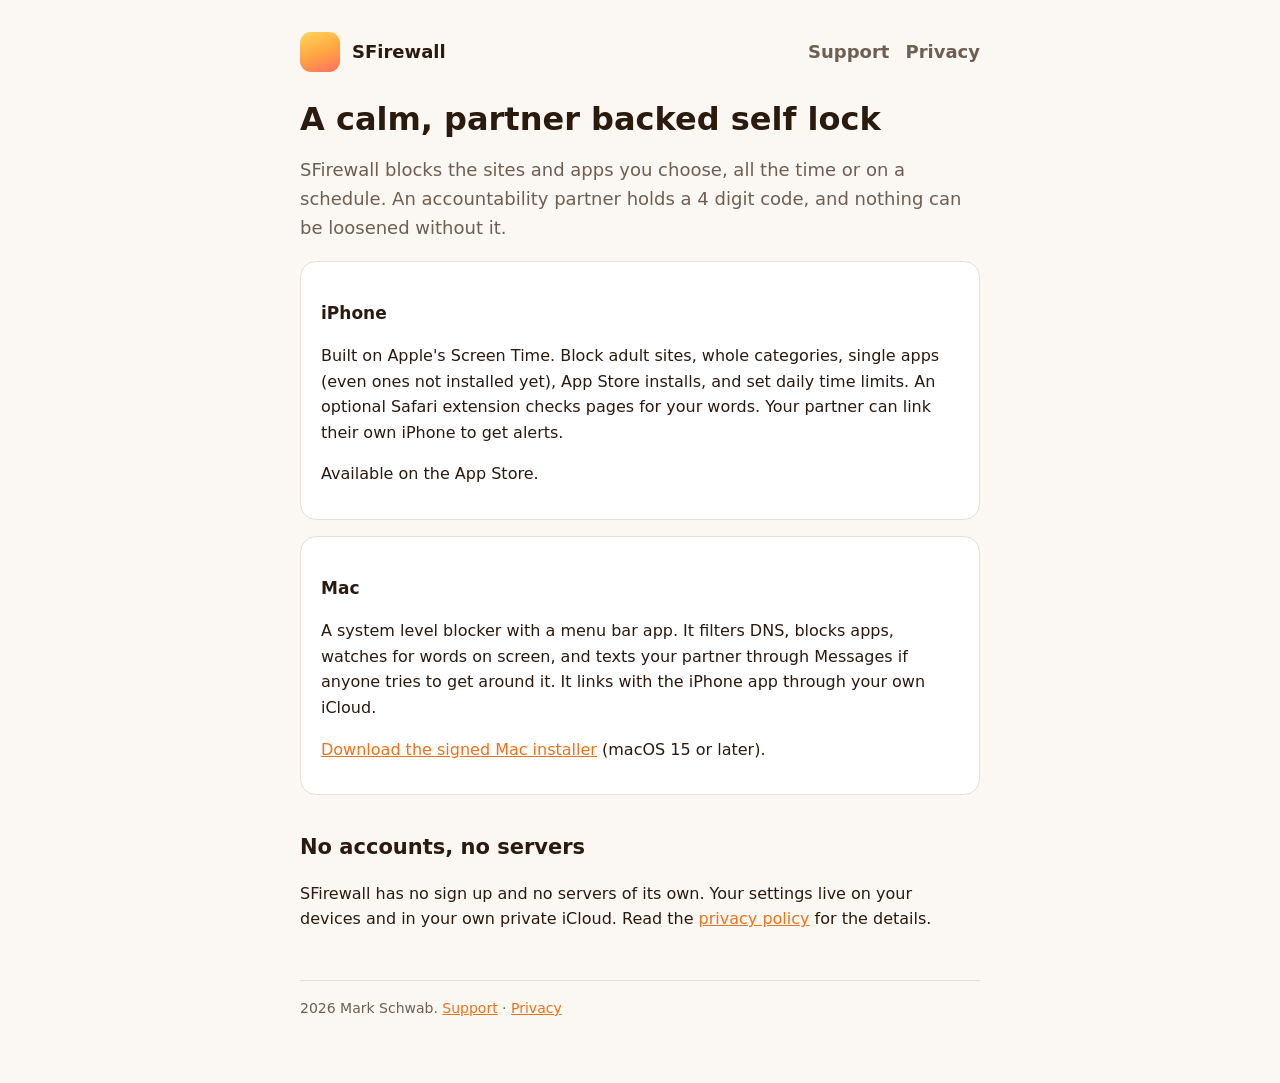
<file: docs/index.html>
<!doctype html>
<html lang="en"><head><meta charset="utf-8"><meta name="viewport" content="width=device-width, initial-scale=1">
<title>SFirewall</title><meta name="description" content="A calm, partner backed self lock for iPhone and Mac.">
<link rel="stylesheet" href="style.css"></head>
<body><div class="wrap">
<header><div class="mark"></div><a href="./">SFirewall</a><nav><a href="support.html">Support</a><a href="privacy.html">Privacy</a></nav></header>
<h1>A calm, partner backed self lock</h1>
<p class="lede">SFirewall blocks the sites and apps you choose, all the time or on a schedule. An accountability partner holds a 4 digit code, and nothing can be loosened without it.</p>

<div class="card">
<h3>iPhone</h3>
<p>Built on Apple's Screen Time. Block adult sites, whole categories, single apps (even ones not installed yet), App Store installs, and set daily time limits. An optional Safari extension checks pages for your words. Your partner can link their own iPhone to get alerts.</p>
<p>Available on the App Store.</p>
</div>

<div class="card">
<h3>Mac</h3>
<p>A system level blocker with a menu bar app. It filters DNS, blocks apps, watches for words on screen, and texts your partner through Messages if anyone tries to get around it. It links with the iPhone app through your own iCloud.</p>
<p><a href="https://github.com/markschwab17/sfirewall-releases/releases/latest">Download the signed Mac installer</a> (macOS 15 or later).</p>
</div>

<h2>No accounts, no servers</h2>
<p>SFirewall has no sign up and no servers of its own. Your settings live on your devices and in your own private iCloud. Read the <a href="privacy.html">privacy policy</a> for the details.</p>

<footer>2026 Mark Schwab. <a href="support.html">Support</a> · <a href="privacy.html">Privacy</a></footer>
</div></body></html>
</file>
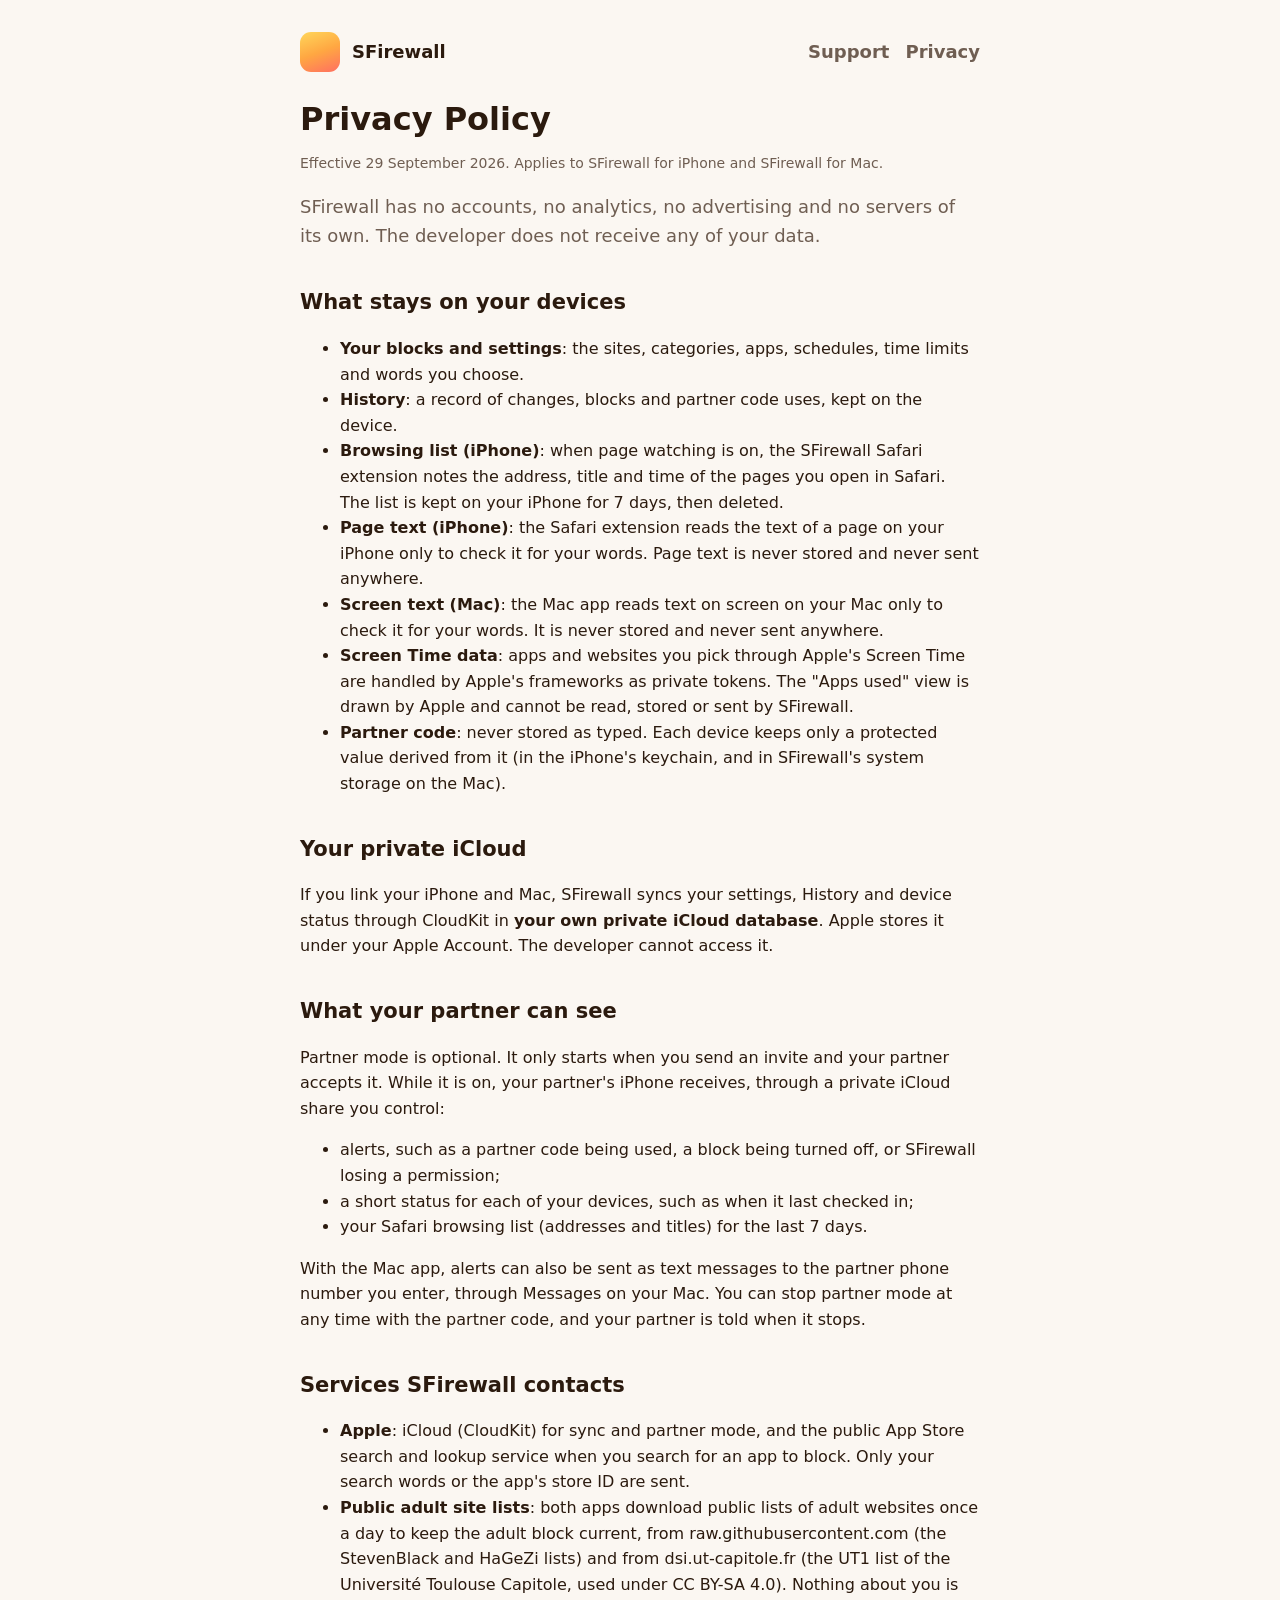
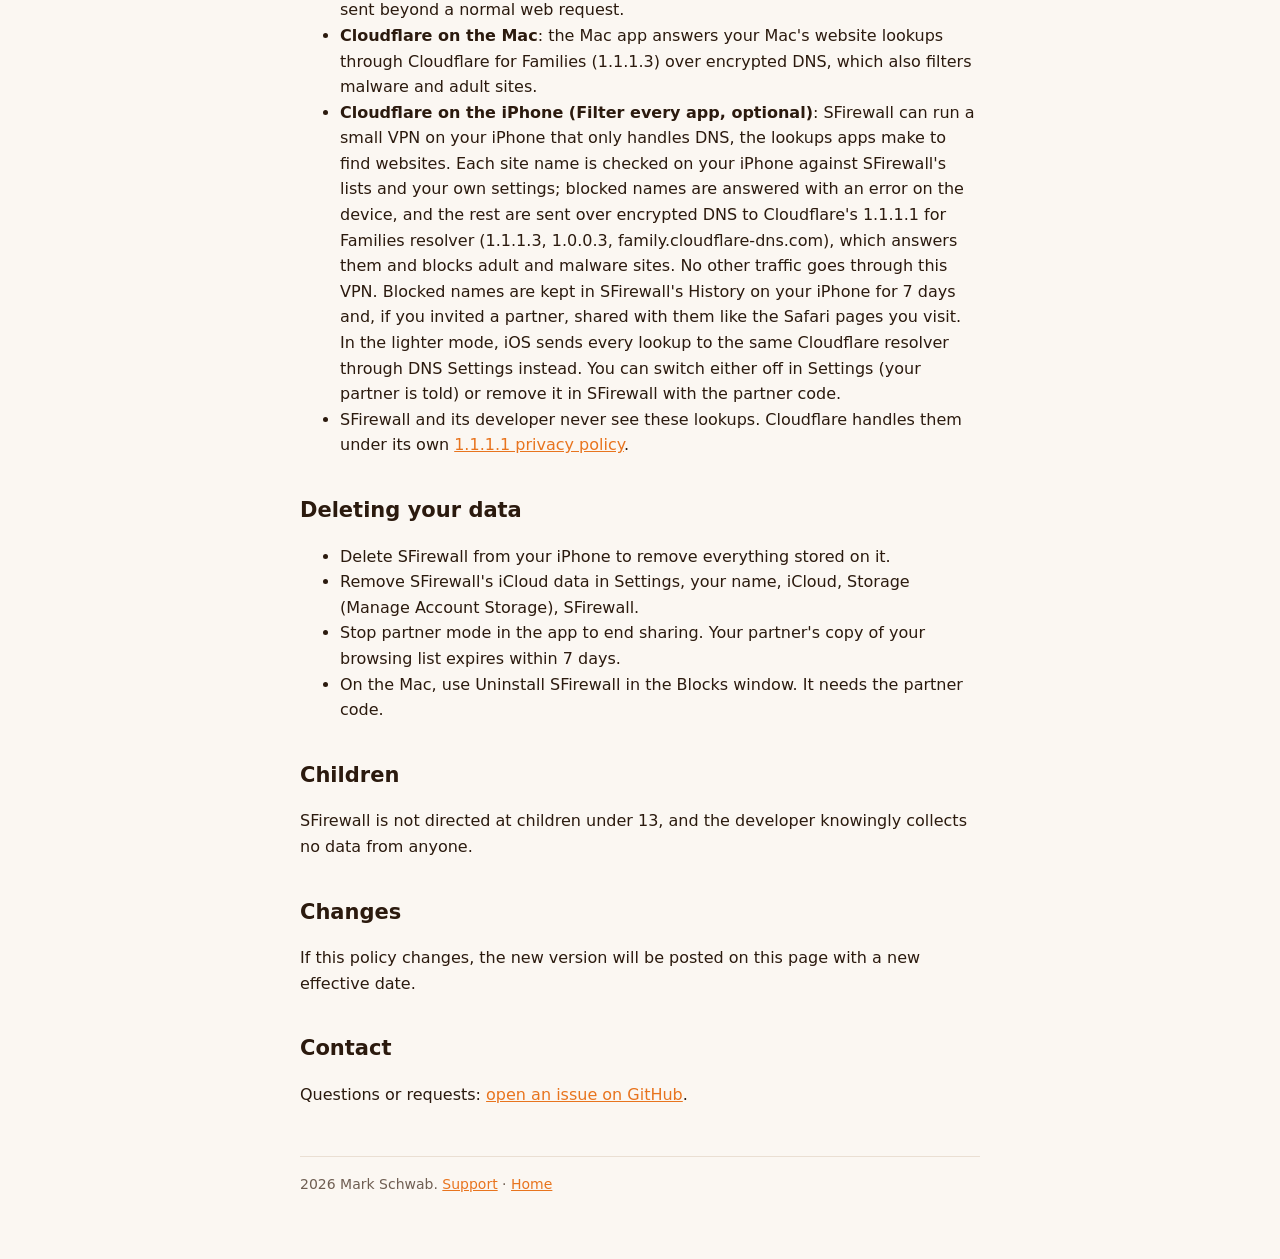
<file: docs/privacy.html>
<!doctype html>
<html lang="en"><head><meta charset="utf-8"><meta name="viewport" content="width=device-width, initial-scale=1">
<title>SFirewall Privacy Policy</title><link rel="stylesheet" href="style.css"></head>
<body><div class="wrap">
<header><div class="mark"></div><a href="./">SFirewall</a><nav><a href="support.html">Support</a><a href="privacy.html">Privacy</a></nav></header>
<h1>Privacy Policy</h1>
<p class="meta">Effective 29 September 2026. Applies to SFirewall for iPhone and SFirewall for Mac.</p>

<p class="lede">SFirewall has no accounts, no analytics, no advertising and no servers of its own. The developer does not receive any of your data.</p>

<h2>What stays on your devices</h2>
<ul>
<li><strong>Your blocks and settings</strong>: the sites, categories, apps, schedules, time limits and words you choose.</li>
<li><strong>History</strong>: a record of changes, blocks and partner code uses, kept on the device.</li>
<li><strong>Browsing list (iPhone)</strong>: when page watching is on, the SFirewall Safari extension notes the address, title and time of the pages you open in Safari. The list is kept on your iPhone for 7 days, then deleted.</li>
<li><strong>Page text (iPhone)</strong>: the Safari extension reads the text of a page on your iPhone only to check it for your words. Page text is never stored and never sent anywhere.</li>
<li><strong>Screen text (Mac)</strong>: the Mac app reads text on screen on your Mac only to check it for your words. It is never stored and never sent anywhere.</li>
<li><strong>Screen Time data</strong>: apps and websites you pick through Apple's Screen Time are handled by Apple's frameworks as private tokens. The "Apps used" view is drawn by Apple and cannot be read, stored or sent by SFirewall.</li>
<li><strong>Partner code</strong>: never stored as typed. Each device keeps only a protected value derived from it (in the iPhone's keychain, and in SFirewall's system storage on the Mac).</li>
</ul>

<h2>Your private iCloud</h2>
<p>If you link your iPhone and Mac, SFirewall syncs your settings, History and device status through CloudKit in <strong>your own private iCloud database</strong>. Apple stores it under your Apple Account. The developer cannot access it.</p>

<h2>What your partner can see</h2>
<p>Partner mode is optional. It only starts when you send an invite and your partner accepts it. While it is on, your partner's iPhone receives, through a private iCloud share you control:</p>
<ul>
<li>alerts, such as a partner code being used, a block being turned off, or SFirewall losing a permission;</li>
<li>a short status for each of your devices, such as when it last checked in;</li>
<li>your Safari browsing list (addresses and titles) for the last 7 days.</li>
</ul>
<p>With the Mac app, alerts can also be sent as text messages to the partner phone number you enter, through Messages on your Mac. You can stop partner mode at any time with the partner code, and your partner is told when it stops.</p>

<h2>Services SFirewall contacts</h2>
<ul>
<li><strong>Apple</strong>: iCloud (CloudKit) for sync and partner mode, and the public App Store search and lookup service when you search for an app to block. Only your search words or the app's store ID are sent.</li>
<li><strong>Public adult site lists</strong>: both apps download public lists of adult websites once a day to keep the adult block current, from raw.githubusercontent.com (the StevenBlack and HaGeZi lists) and from dsi.ut-capitole.fr (the UT1 list of the Universit&eacute; Toulouse Capitole, used under CC BY-SA 4.0). Nothing about you is sent beyond a normal web request.</li>
<li><strong>Cloudflare on the Mac</strong>: the Mac app answers your Mac's website lookups through Cloudflare for Families (1.1.1.3) over encrypted DNS, which also filters malware and adult sites.</li>
<li><strong>Cloudflare on the iPhone (Filter every app, optional)</strong>: SFirewall can run a small VPN on your iPhone that only handles DNS, the lookups apps make to find websites. Each site name is checked on your iPhone against SFirewall's lists and your own settings; blocked names are answered with an error on the device, and the rest are sent over encrypted DNS to Cloudflare's 1.1.1.1 for Families resolver (1.1.1.3, 1.0.0.3, family.cloudflare-dns.com), which answers them and blocks adult and malware sites. No other traffic goes through this VPN. Blocked names are kept in SFirewall's History on your iPhone for 7 days and, if you invited a partner, shared with them like the Safari pages you visit. In the lighter mode, iOS sends every lookup to the same Cloudflare resolver through DNS Settings instead. You can switch either off in Settings (your partner is told) or remove it in SFirewall with the partner code.</li>
<li>SFirewall and its developer never see these lookups. Cloudflare handles them under its own <a href="https://developers.cloudflare.com/1.1.1.1/privacy/public-dns-resolver/">1.1.1.1 privacy policy</a>.</li>
</ul>

<h2>Deleting your data</h2>
<ul>
<li>Delete SFirewall from your iPhone to remove everything stored on it.</li>
<li>Remove SFirewall's iCloud data in Settings, your name, iCloud, Storage (Manage Account Storage), SFirewall.</li>
<li>Stop partner mode in the app to end sharing. Your partner's copy of your browsing list expires within 7 days.</li>
<li>On the Mac, use Uninstall SFirewall in the Blocks window. It needs the partner code.</li>
</ul>

<h2>Children</h2>
<p>SFirewall is not directed at children under 13, and the developer knowingly collects no data from anyone.</p>

<h2>Changes</h2>
<p>If this policy changes, the new version will be posted on this page with a new effective date.</p>

<h2>Contact</h2>
<p>Questions or requests: <a href="https://github.com/markschwab17/sfirewall-releases/issues">open an issue on GitHub</a>.</p>

<footer>2026 Mark Schwab. <a href="support.html">Support</a> · <a href="./">Home</a></footer>
</div></body></html>
</file>
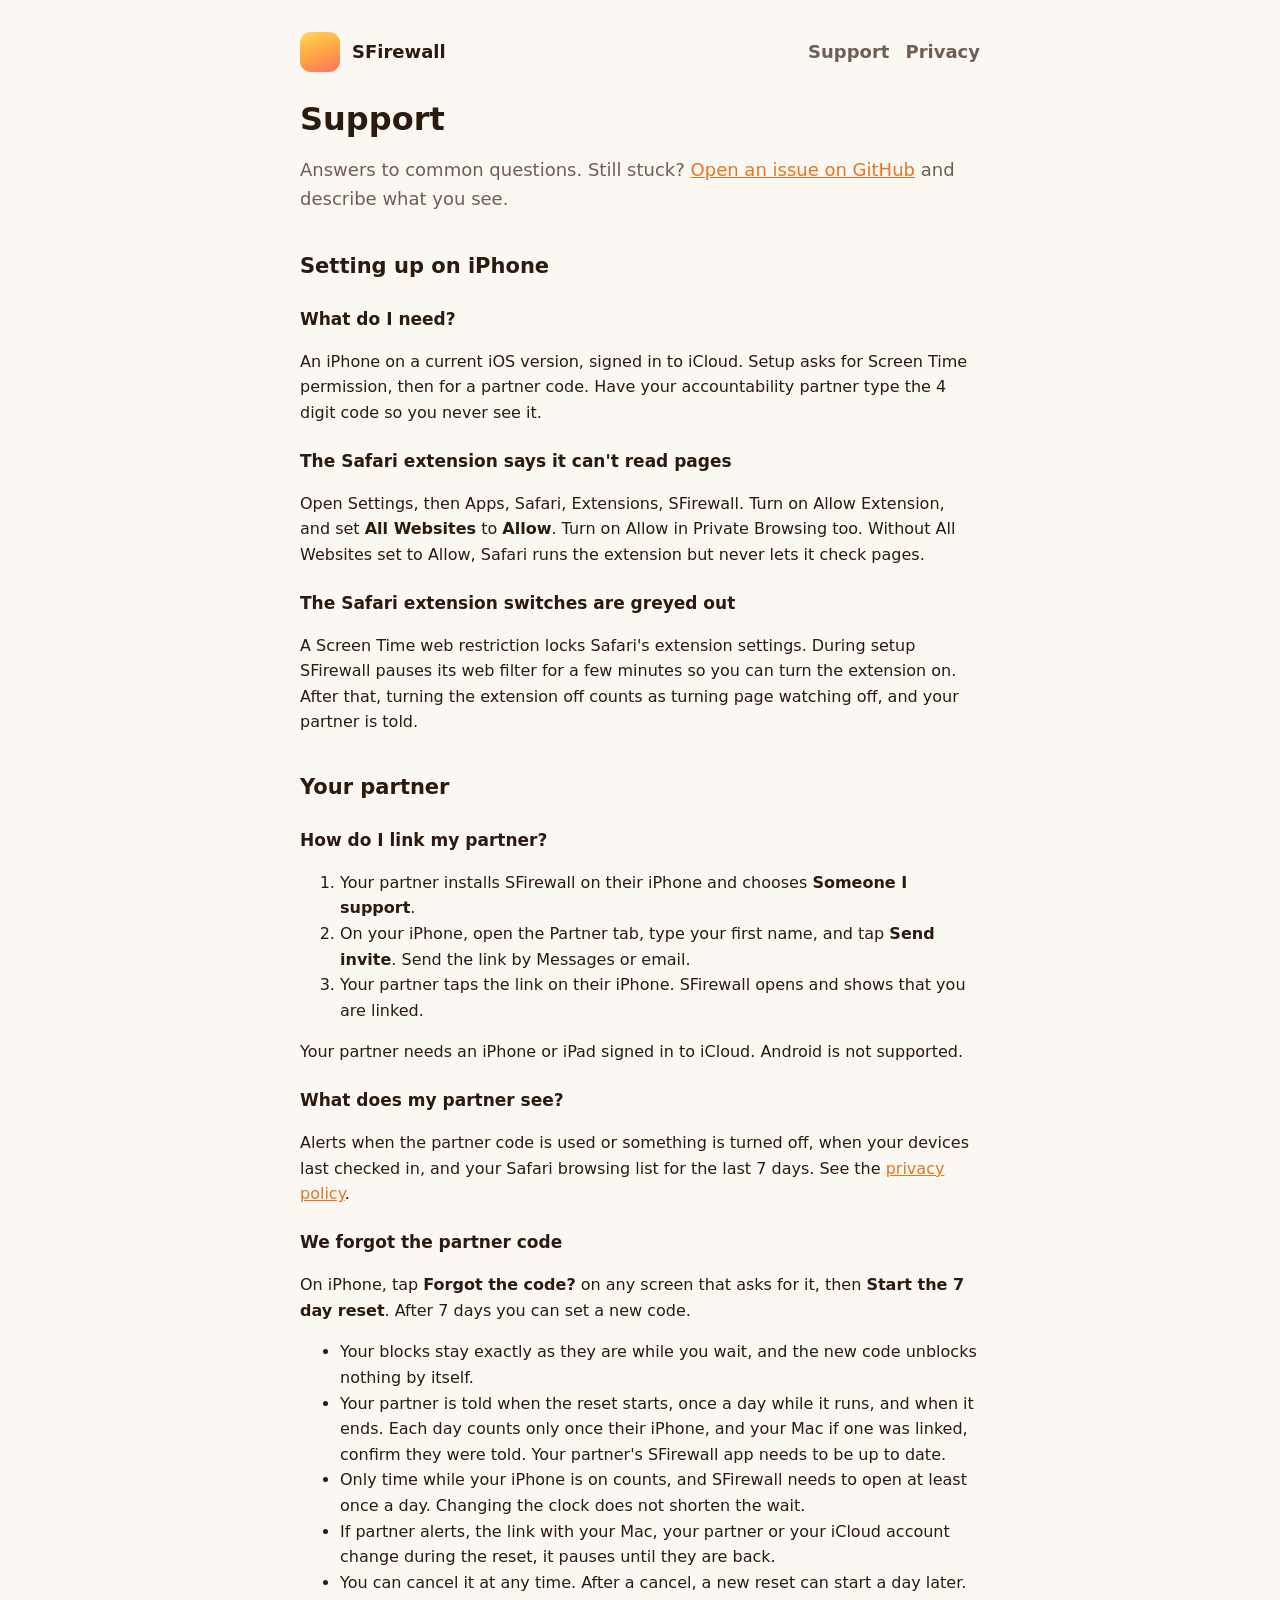
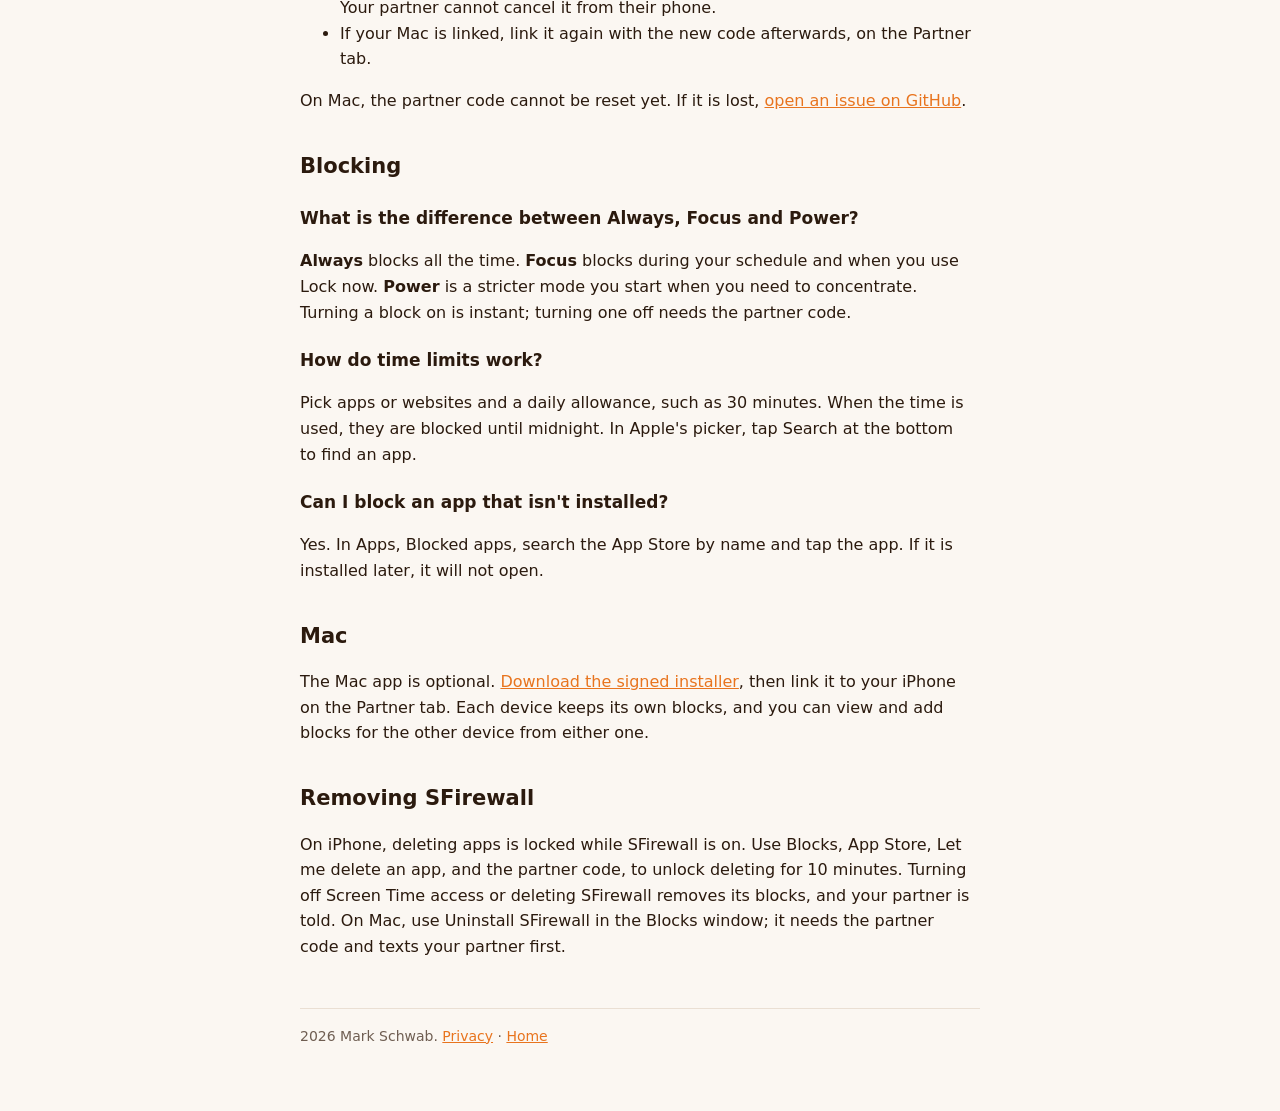
<file: docs/support.html>
<!doctype html>
<html lang="en"><head><meta charset="utf-8"><meta name="viewport" content="width=device-width, initial-scale=1">
<title>SFirewall Support</title><link rel="stylesheet" href="style.css"></head>
<body><div class="wrap">
<header><div class="mark"></div><a href="./">SFirewall</a><nav><a href="support.html">Support</a><a href="privacy.html">Privacy</a></nav></header>
<h1>Support</h1>
<p class="lede">Answers to common questions. Still stuck? <a href="https://github.com/markschwab17/sfirewall-releases/issues">Open an issue on GitHub</a> and describe what you see.</p>

<h2>Setting up on iPhone</h2>
<h3>What do I need?</h3>
<p>An iPhone on a current iOS version, signed in to iCloud. Setup asks for Screen Time permission, then for a partner code. Have your accountability partner type the 4 digit code so you never see it.</p>

<h3>The Safari extension says it can't read pages</h3>
<p>Open Settings, then Apps, Safari, Extensions, SFirewall. Turn on Allow Extension, and set <strong>All Websites</strong> to <strong>Allow</strong>. Turn on Allow in Private Browsing too. Without All Websites set to Allow, Safari runs the extension but never lets it check pages.</p>

<h3>The Safari extension switches are greyed out</h3>
<p>A Screen Time web restriction locks Safari's extension settings. During setup SFirewall pauses its web filter for a few minutes so you can turn the extension on. After that, turning the extension off counts as turning page watching off, and your partner is told.</p>

<h2>Your partner</h2>
<h3>How do I link my partner?</h3>
<ol>
<li>Your partner installs SFirewall on their iPhone and chooses <strong>Someone I support</strong>.</li>
<li>On your iPhone, open the Partner tab, type your first name, and tap <strong>Send invite</strong>. Send the link by Messages or email.</li>
<li>Your partner taps the link on their iPhone. SFirewall opens and shows that you are linked.</li>
</ol>
<p>Your partner needs an iPhone or iPad signed in to iCloud. Android is not supported.</p>

<h3>What does my partner see?</h3>
<p>Alerts when the partner code is used or something is turned off, when your devices last checked in, and your Safari browsing list for the last 7 days. See the <a href="privacy.html">privacy policy</a>.</p>

<h3>We forgot the partner code</h3>
<p>On iPhone, tap <strong>Forgot the code?</strong> on any screen that asks for it, then <strong>Start the 7 day reset</strong>. After 7 days you can set a new code.</p>
<ul>
<li>Your blocks stay exactly as they are while you wait, and the new code unblocks nothing by itself.</li>
<li>Your partner is told when the reset starts, once a day while it runs, and when it ends. Each day counts only once their iPhone, and your Mac if one was linked, confirm they were told. Your partner's SFirewall app needs to be up to date.</li>
<li>Only time while your iPhone is on counts, and SFirewall needs to open at least once a day. Changing the clock does not shorten the wait.</li>
<li>If partner alerts, the link with your Mac, your partner or your iCloud account change during the reset, it pauses until they are back.</li>
<li>You can cancel it at any time. After a cancel, a new reset can start a day later. Your partner cannot cancel it from their phone.</li>
<li>If your Mac is linked, link it again with the new code afterwards, on the Partner tab.</li>
</ul>
<p>On Mac, the partner code cannot be reset yet. If it is lost, <a href="https://github.com/markschwab17/sfirewall-releases/issues">open an issue on GitHub</a>.</p>

<h2>Blocking</h2>
<h3>What is the difference between Always, Focus and Power?</h3>
<p><strong>Always</strong> blocks all the time. <strong>Focus</strong> blocks during your schedule and when you use Lock now. <strong>Power</strong> is a stricter mode you start when you need to concentrate. Turning a block on is instant; turning one off needs the partner code.</p>

<h3>How do time limits work?</h3>
<p>Pick apps or websites and a daily allowance, such as 30 minutes. When the time is used, they are blocked until midnight. In Apple's picker, tap Search at the bottom to find an app.</p>

<h3>Can I block an app that isn't installed?</h3>
<p>Yes. In Apps, Blocked apps, search the App Store by name and tap the app. If it is installed later, it will not open.</p>

<h2>Mac</h2>
<p>The Mac app is optional. <a href="https://github.com/markschwab17/sfirewall-releases/releases/latest">Download the signed installer</a>, then link it to your iPhone on the Partner tab. Each device keeps its own blocks, and you can view and add blocks for the other device from either one.</p>

<h2>Removing SFirewall</h2>
<p>On iPhone, deleting apps is locked while SFirewall is on. Use Blocks, App Store, Let me delete an app, and the partner code, to unlock deleting for 10 minutes. Turning off Screen Time access or deleting SFirewall removes its blocks, and your partner is told. On Mac, use Uninstall SFirewall in the Blocks window; it needs the partner code and texts your partner first.</p>

<footer>2026 Mark Schwab. <a href="privacy.html">Privacy</a> · <a href="./">Home</a></footer>
</div></body></html>
</file>
<file: docs/style.css>
:root{--bg:#FBF7F2;--card:#FFFFFF;--ink:#2B1A0E;--muted:#6F5E52;--line:#EADFD3;--accent:#E8741E;color-scheme:light}
@media (prefers-color-scheme:dark){:root{--bg:#17120E;--card:#211A15;--ink:#F3EAE1;--muted:#B5A496;--line:#3A2F27;--accent:#FFA742;color-scheme:dark}}
*{box-sizing:border-box}
body{margin:0;background:var(--bg);color:var(--ink);font:16px/1.6 -apple-system,BlinkMacSystemFont,"Segoe UI",system-ui,sans-serif}
.wrap{max-width:720px;margin:0 auto;padding-inline:20px;padding-block:32px 64px}
header{display:flex;align-items:center;gap:12px;margin-bottom:28px}
.mark{width:40px;height:40px;border-radius:11px;background:linear-gradient(160deg,#FFD65A,#FFA742 50%,#FF6F61)}
header a{color:var(--ink);text-decoration:none;font-weight:700;font-size:18px}
nav{margin-left:auto;display:flex;gap:16px;font-size:15px}
nav a{color:var(--muted);text-decoration:none}
nav a:hover,a{color:var(--accent)}
h1{font-size:32px;line-height:1.2;margin:0 0 8px;text-wrap:balance}
h2{font-size:21px;margin:36px 0 8px}
h3{font-size:17px;margin:22px 0 4px}
p,li{max-width:66ch}
.lede{color:var(--muted);font-size:18px}
.card{background:var(--card);border:1px solid var(--line);border-radius:16px;padding-inline:20px;padding-block:16px;margin:16px 0}
.meta{color:var(--muted);font-size:14px}
footer{margin-top:48px;color:var(--muted);font-size:14px;border-top:1px solid var(--line);padding-top:16px}
</file>
